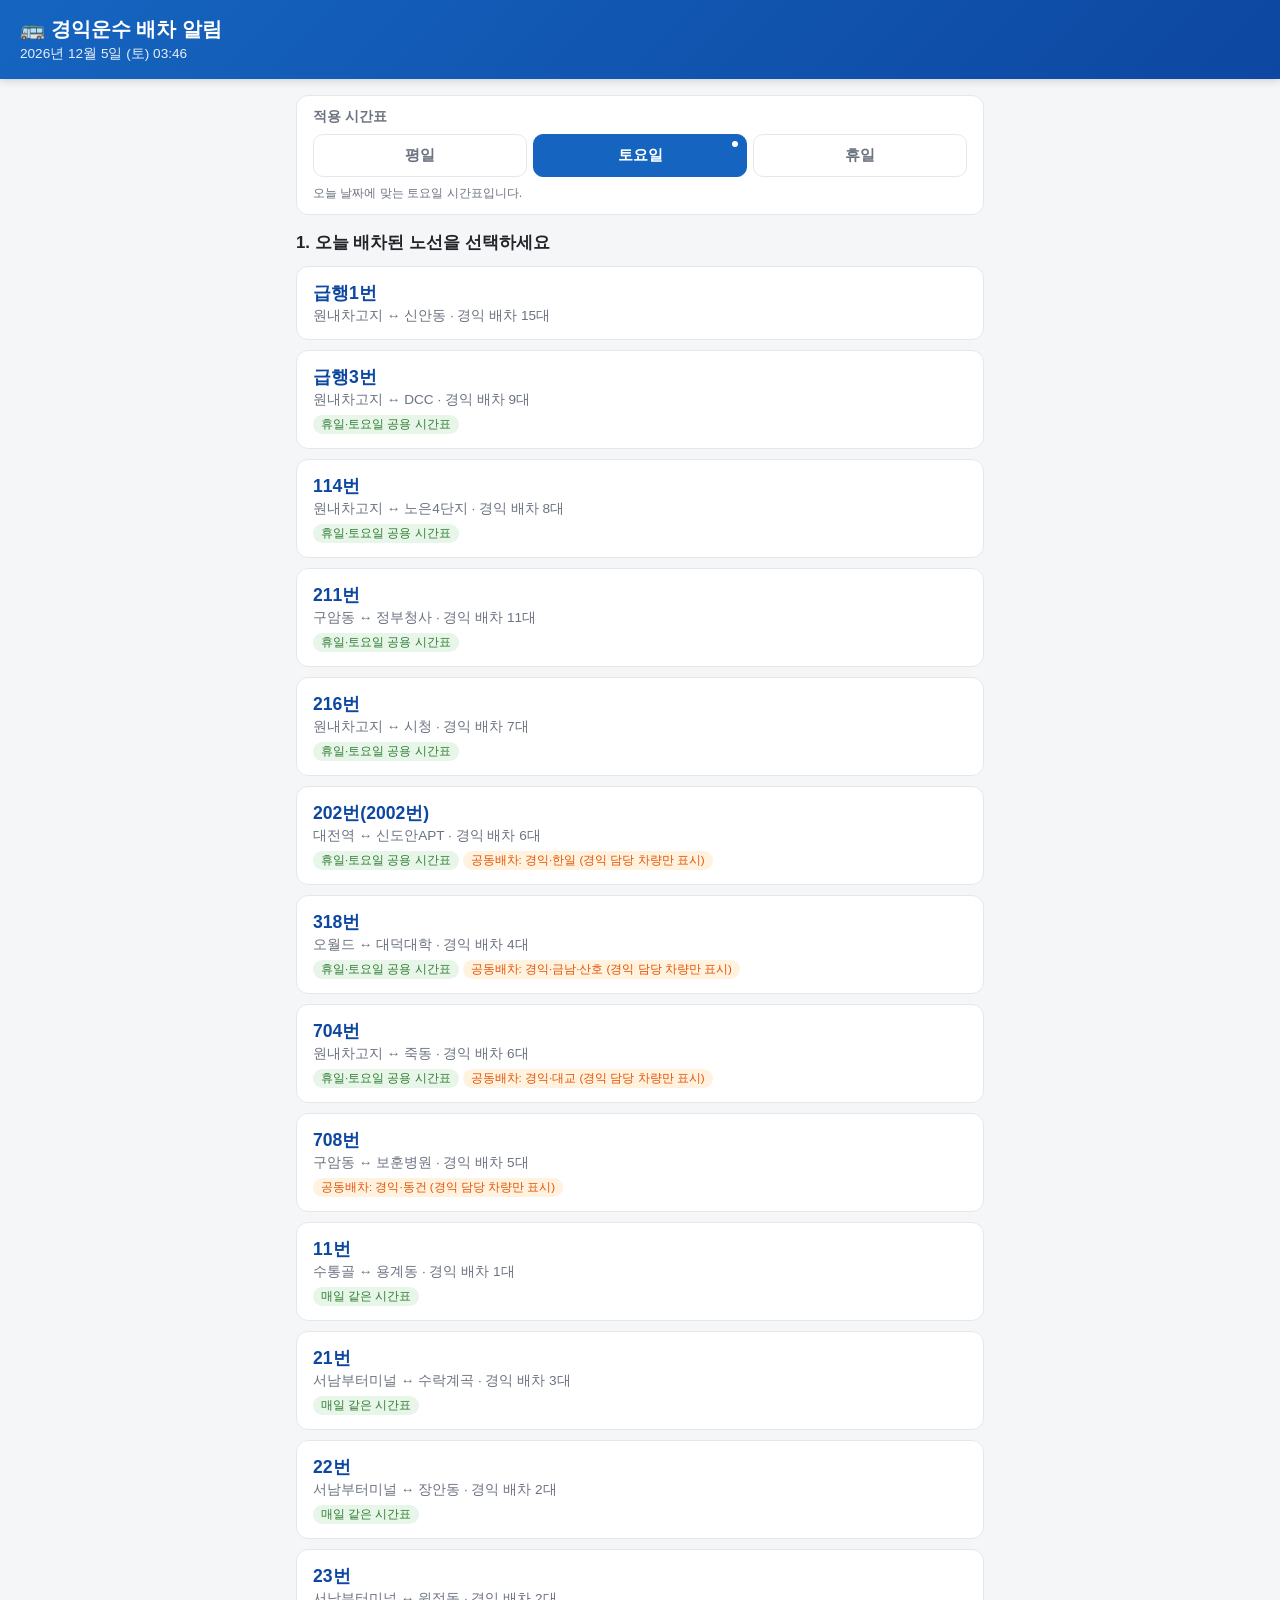
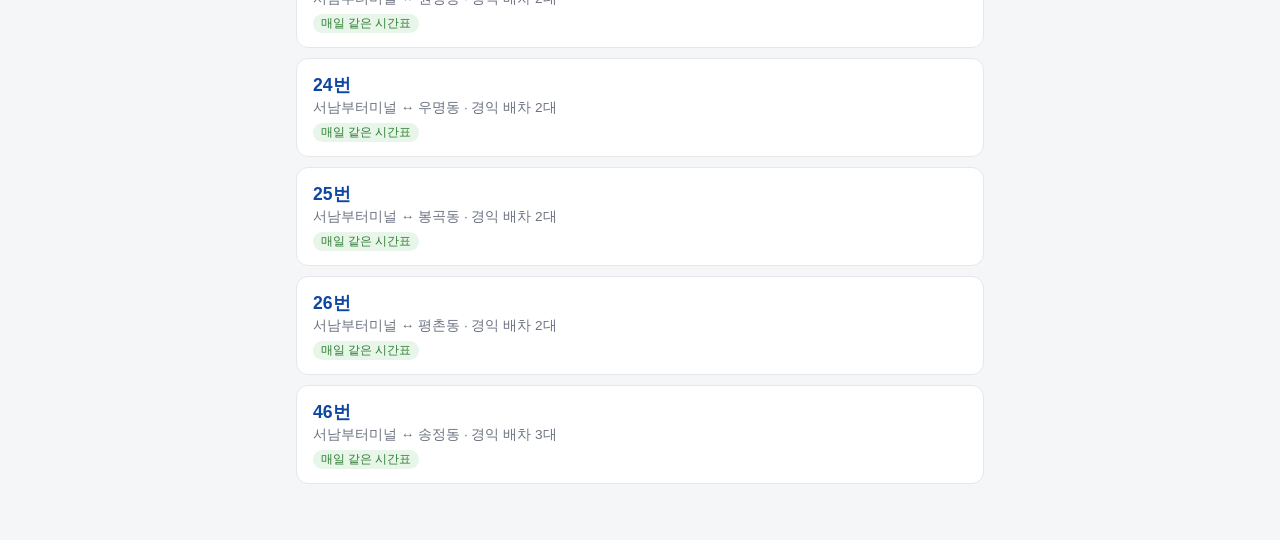
<file: index.html>
<!DOCTYPE html>
<html lang="ko">
<head>
<meta charset="UTF-8">
<meta name="viewport" content="width=device-width, initial-scale=1, maximum-scale=1, user-scalable=no, viewport-fit=cover">
<title>경익운수 배차 알림</title>
<meta name="theme-color" content="#1565C0">
<link rel="manifest" href="manifest.json">
<link rel="icon" href="icon-192.png">
<link rel="apple-touch-icon" href="icon-192.png">
<link rel="stylesheet" href="style.css">
</head>
<body>

<header class="topbar">
  <div class="topbar-title">🚌 경익운수 배차 알림</div>
  <div class="topbar-date" id="todayInfo">-</div>
  <button id="installBtn" class="install-btn hidden">📲 앱으로 설치</button>
</header>

<main id="app">

  <!-- 요일 구분 확인 바 -->
  <section class="daytype-bar" id="daytypeBar">
    <div class="daytype-current">적용 시간표</div>
    <div class="daytype-tabs" id="dayTabs">
      <button class="day-tab" data-day="weekday">평일</button>
      <button class="day-tab" data-day="saturday">토요일</button>
      <button class="day-tab" data-day="holiday">휴일</button>
    </div>
    <div class="special-tabs hidden" id="specialTabs"></div>
    <div class="daytype-note" id="dayNote"></div>
  </section>

  <!-- 1단계: 노선 선택 -->
  <section id="view-route" class="view">
    <h2>1. 오늘 배차된 노선을 선택하세요</h2>
    <div class="route-list" id="routeList"></div>
  </section>

  <!-- 2단계: 순번 선택 -->
  <section id="view-trip" class="view hidden">
    <button class="back-btn" id="backToRoute">← 노선 다시 선택</button>
    <h2 id="tripRouteTitle">2. 배차 순번(차번호)을 선택하세요</h2>
    <div class="trip-list" id="tripList"></div>
  </section>

  <!-- 3단계: 알림 대시보드 -->
  <section id="view-dashboard" class="view hidden">
    <button class="back-btn" id="backToRouteFromDash">← 순번 다시 선택</button>

    <div class="dash-header" id="dashHeader"></div>

    <div class="next-departure" id="nextDeparture">
      <div class="nd-label">다음 출발</div>
      <div class="nd-stop" id="ndStop">-</div>
      <div class="nd-time" id="ndTime">--:--</div>
      <div class="nd-countdown" id="ndCountdown">-</div>
    </div>

    <div class="alarm-controls">
      <label for="untilStop">어디까지 운행하시나요? (근무 종료 시점)</label>
      <select id="untilStop"></select>
      <div class="until-hint" id="untilHint"></div>

      <div id="globalLeadBox" class="lead-block">
        <label>몇 분 전에 알려드릴까요? <span class="label-sub">(여러 개 고를 수 있어요)</span></label>
        <div class="lead-options" id="leadOptions">
          <label class="lead-chip"><input type="checkbox" value="30"><span>30분 전</span></label>
          <label class="lead-chip"><input type="checkbox" value="20"><span>20분 전</span></label>
          <label class="lead-chip"><input type="checkbox" value="15"><span>15분 전</span></label>
          <label class="lead-chip"><input type="checkbox" value="10" checked><span>10분 전</span></label>
          <label class="lead-chip"><input type="checkbox" value="5"><span>5분 전</span></label>
        </div>
        <div class="lead-hint" id="leadHint"></div>
      </div>

      <label class="perstop-toggle">
        <input type="checkbox" id="perStopChk">
        <span>출발지마다 다르게 설정하기</span>
      </label>
      <div id="perStopArea" class="hidden"></div>
      <label for="soundProfile" class="sound-label">알림음 종류 (바꾸면 바로 들려드려요)</label>
      <select id="soundProfile"></select>
      <div class="alarm-toggle">
        <button id="alarmOnBtn" class="alarm-btn on-btn">🔔 알림 켜기</button>
        <button id="alarmOffBtn" class="alarm-btn off-btn">🔕 알림 끄기</button>
      </div>
      <button id="testSoundBtn" class="secondary-btn">🔊 소리 테스트</button>
      <div class="alarm-status" id="alarmStatus">알림이 꺼져 있습니다</div>
      <div class="volume-hint">
        소리가 작으면 휴대폰 <strong>미디어 볼륨</strong>을 올려주세요.
        (아이폰은 측면 <strong>무음 스위치</strong>가 켜져 있으면 소리가 안 납니다)
      </div>
    </div>

    <div class="alarm-controls calendar-box">
      <div class="cal-title">📅 폰 캘린더에 등록 (화면 꺼져도 알림)</div>
      <p class="cal-desc">
        위 알림은 이 화면이 켜져 있어야 울립니다.
        <strong>화면을 꺼두거나 앱을 닫아도 확실히 받으시려면</strong> 아래 버튼으로
        오늘 출발 시간을 휴대폰 캘린더에 등록하세요. 폰이 알아서 알려줍니다.
      </p>
      <button id="exportIcsBtn" class="primary-btn">📅 오늘 출발시간 캘린더에 등록</button>
      <div class="alarm-status" id="icsStatus"></div>
    </div>

    <h3>오늘의 전체 출발 시간표</h3>
    <ol class="schedule-list" id="scheduleList"></ol>

    <p class="disclaimer">
      ※ 이 알림은 이 화면(브라우저 탭)이 켜져 있는 동안 동작합니다. 화면이 꺼지거나 앱이 완전히 종료되면
      알림이 울리지 않을 수 있으니, 화면을 켜둔 채로 두거나 휴대폰 자체 알람을 보조 수단으로 함께 사용하세요.
    </p>
  </section>

</main>

<!-- 알람 발생 오버레이 -->
<div id="alarmOverlay" class="alarm-overlay hidden">
  <div class="alarm-box">
    <div class="alarm-icon">⏰</div>
    <div class="alarm-title" id="alarmTitle">출발 준비 시간입니다!</div>
    <div class="alarm-detail" id="alarmDetail"></div>
    <button id="dismissAlarmBtn" class="primary-btn">확인</button>
  </div>
</div>

<script src="holidays.js"></script>
<script src="schedule-data.js"></script>
<script src="special-data.js"></script>
<script src="app.js"></script>
</body>
</html>
</file>
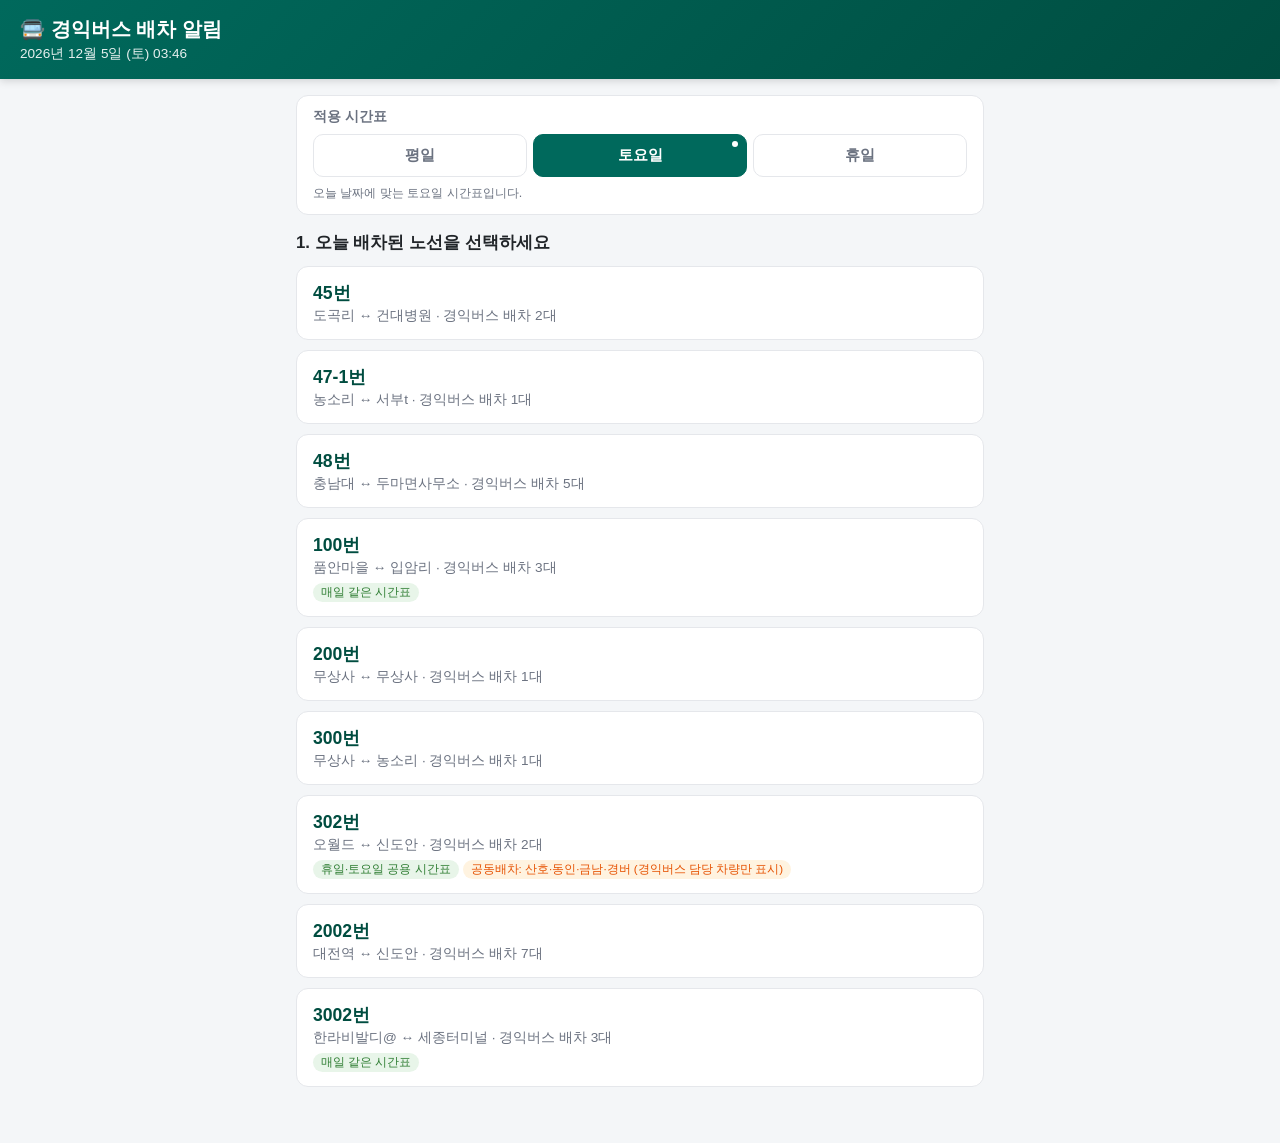
<file: bus/index.html>
<!DOCTYPE html>
<html lang="ko">
<head>
<meta charset="UTF-8">
<meta name="viewport" content="width=device-width, initial-scale=1, maximum-scale=1, user-scalable=no, viewport-fit=cover">
<title>경익버스 배차 알림</title>
<meta name="theme-color" content="#00695C">
<link rel="manifest" href="manifest.json">
<link rel="icon" href="icon-192.png">
<link rel="apple-touch-icon" href="icon-192.png">
<link rel="stylesheet" href="style.css">
</head>
<body>

<header class="topbar">
  <div class="topbar-title">🚍 경익버스 배차 알림</div>
  <div class="topbar-date" id="todayInfo">-</div>
  <button id="installBtn" class="install-btn hidden">📲 앱으로 설치</button>
</header>

<main id="app">

  <!-- 요일 구분 확인 바 -->
  <section class="daytype-bar" id="daytypeBar">
    <div class="daytype-current">적용 시간표</div>
    <div class="daytype-tabs" id="dayTabs">
      <button class="day-tab" data-day="weekday">평일</button>
      <button class="day-tab" data-day="saturday">토요일</button>
      <button class="day-tab" data-day="holiday">휴일</button>
    </div>
    <div class="daytype-note" id="dayNote"></div>
  </section>

  <!-- 1단계: 노선 선택 -->
  <section id="view-route" class="view">
    <h2>1. 오늘 배차된 노선을 선택하세요</h2>
    <div class="route-list" id="routeList"></div>
  </section>

  <!-- 2단계: 순번 선택 -->
  <section id="view-trip" class="view hidden">
    <button class="back-btn" id="backToRoute">← 노선 다시 선택</button>
    <h2 id="tripRouteTitle">2. 배차 순번(차번호)을 선택하세요</h2>
    <div class="trip-list" id="tripList"></div>
  </section>

  <!-- 3단계: 알림 대시보드 -->
  <section id="view-dashboard" class="view hidden">
    <button class="back-btn" id="backToRouteFromDash">← 순번 다시 선택</button>

    <div class="dash-header" id="dashHeader"></div>

    <div class="next-departure" id="nextDeparture">
      <div class="nd-label">다음 출발</div>
      <div class="nd-stop" id="ndStop">-</div>
      <div class="nd-time" id="ndTime">--:--</div>
      <div class="nd-countdown" id="ndCountdown">-</div>
    </div>

    <div class="alarm-controls">
      <label for="untilStop">어디까지 운행하시나요? (근무 종료 시점)</label>
      <select id="untilStop"></select>
      <div class="until-hint" id="untilHint"></div>

      <div id="globalLeadBox" class="lead-block">
        <label>몇 분 전에 알려드릴까요? <span class="label-sub">(여러 개 고를 수 있어요)</span></label>
        <div class="lead-options" id="leadOptions">
          <label class="lead-chip"><input type="checkbox" value="30"><span>30분 전</span></label>
          <label class="lead-chip"><input type="checkbox" value="20"><span>20분 전</span></label>
          <label class="lead-chip"><input type="checkbox" value="15"><span>15분 전</span></label>
          <label class="lead-chip"><input type="checkbox" value="10" checked><span>10분 전</span></label>
          <label class="lead-chip"><input type="checkbox" value="5"><span>5분 전</span></label>
        </div>
        <div class="lead-hint" id="leadHint"></div>
      </div>

      <label class="perstop-toggle">
        <input type="checkbox" id="perStopChk">
        <span>출발지마다 다르게 설정하기</span>
      </label>
      <div id="perStopArea" class="hidden"></div>
      <label for="soundProfile" class="sound-label">알림음 종류 (바꾸면 바로 들려드려요)</label>
      <select id="soundProfile"></select>
      <div class="alarm-toggle">
        <button id="alarmOnBtn" class="alarm-btn on-btn">🔔 알림 켜기</button>
        <button id="alarmOffBtn" class="alarm-btn off-btn">🔕 알림 끄기</button>
      </div>
      <button id="testSoundBtn" class="secondary-btn">🔊 소리 테스트</button>
      <div class="alarm-status" id="alarmStatus">알림이 꺼져 있습니다</div>
      <div class="volume-hint">
        소리가 작으면 휴대폰 <strong>미디어 볼륨</strong>을 올려주세요.
        (아이폰은 측면 <strong>무음 스위치</strong>가 켜져 있으면 소리가 안 납니다)
      </div>
    </div>

    <div class="alarm-controls calendar-box">
      <div class="cal-title">📅 폰 캘린더에 등록 (화면 꺼져도 알림)</div>
      <p class="cal-desc">
        위 알림은 이 화면이 켜져 있어야 울립니다.
        <strong>화면을 꺼두거나 앱을 닫아도 확실히 받으시려면</strong> 아래 버튼으로
        오늘 출발 시간을 휴대폰 캘린더에 등록하세요. 폰이 알아서 알려줍니다.
      </p>
      <button id="exportIcsBtn" class="primary-btn">📅 오늘 출발시간 캘린더에 등록</button>
      <div class="alarm-status" id="icsStatus"></div>
    </div>

    <h3>오늘의 전체 출발 시간표</h3>
    <ol class="schedule-list" id="scheduleList"></ol>

    <p class="disclaimer">
      ※ 이 알림은 이 화면(브라우저 탭)이 켜져 있는 동안 동작합니다. 화면이 꺼지거나 앱이 완전히 종료되면
      알림이 울리지 않을 수 있으니, 화면을 켜둔 채로 두거나 휴대폰 자체 알람을 보조 수단으로 함께 사용하세요.
    </p>
  </section>

</main>

<!-- 알람 발생 오버레이 -->
<div id="alarmOverlay" class="alarm-overlay hidden">
  <div class="alarm-box">
    <div class="alarm-icon">⏰</div>
    <div class="alarm-title" id="alarmTitle">출발 준비 시간입니다!</div>
    <div class="alarm-detail" id="alarmDetail"></div>
    <button id="dismissAlarmBtn" class="primary-btn">확인</button>
  </div>
</div>

<script src="holidays.js"></script>
<script src="schedule-data.js"></script>
<script src="app.js"></script>
</body>
</html>
</file>
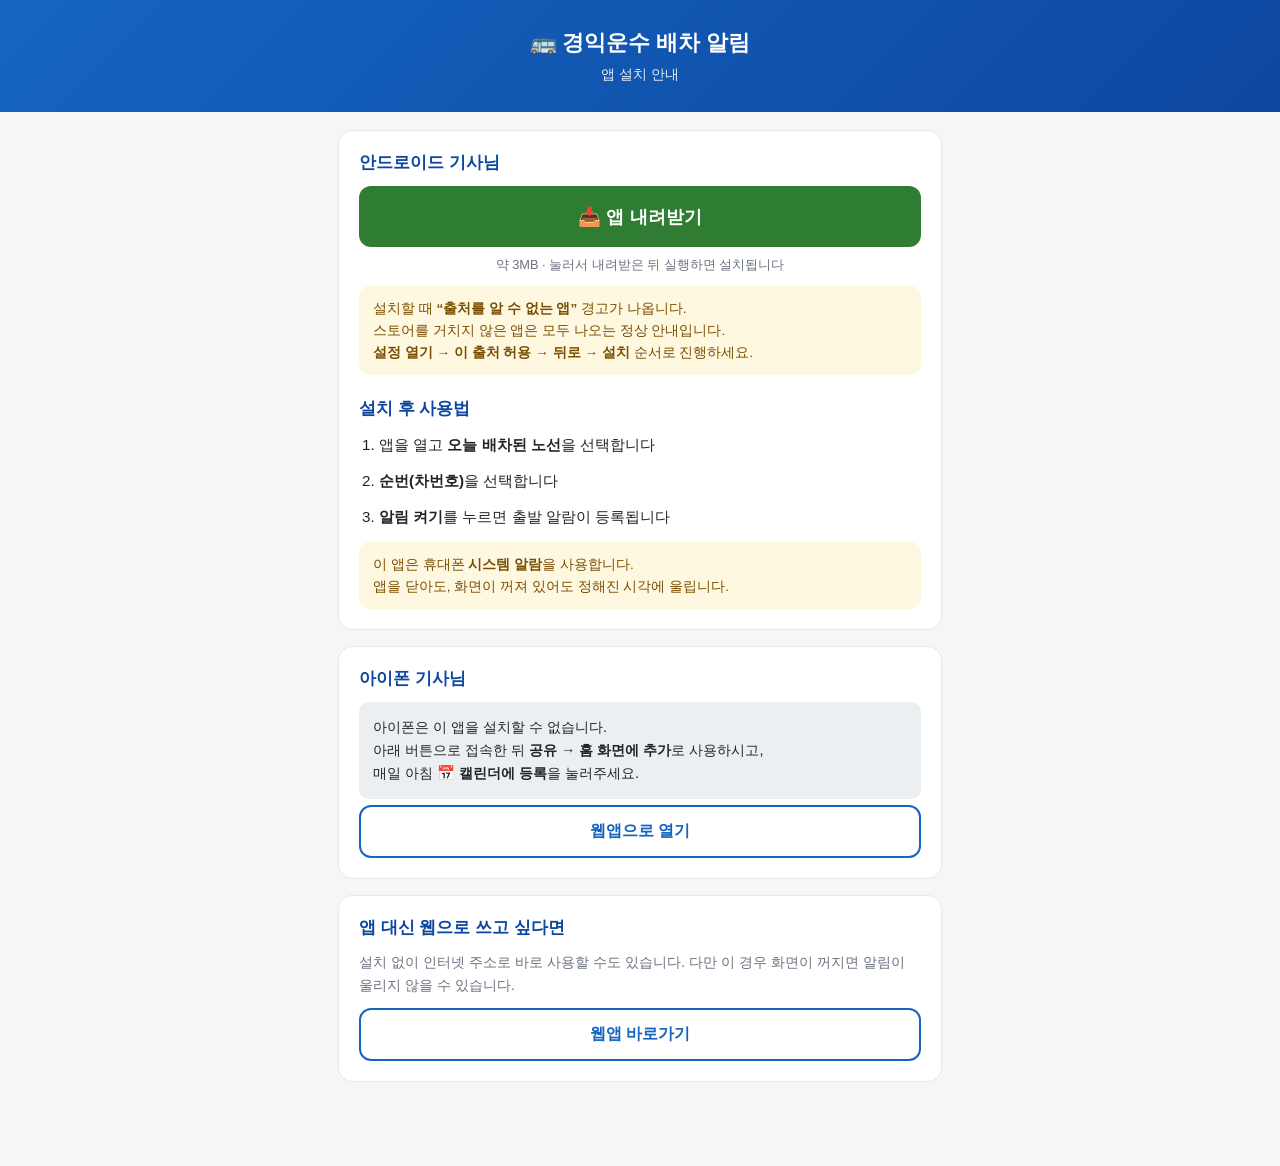
<file: app.html>
<!DOCTYPE html>
<html lang="ko">
<head>
<meta charset="UTF-8">
<meta name="viewport" content="width=device-width, initial-scale=1, viewport-fit=cover">
<title>경익운수 배차 알림 - 앱 설치</title>
<meta name="theme-color" content="#1565C0">
<link rel="icon" href="icon-192.png">
<link rel="apple-touch-icon" href="icon-192.png">
<style>
  :root {
    --primary: #1565C0;
    --primary-dark: #0D47A1;
    --accent: #FF6F00;
    --bg: #F4F6F8;
    --card: #FFFFFF;
    --text: #212529;
    --muted: #6B7280;
    --border: #E5E7EB;
    --success: #2E7D32;
  }
  * { box-sizing: border-box; }
  body {
    margin: 0;
    font-family: "Malgun Gothic", "Apple SD Gothic Neo", Roboto, sans-serif;
    background: var(--bg);
    color: var(--text);
    padding-bottom: 50px;
  }
  header {
    background: linear-gradient(135deg, var(--primary), var(--primary-dark));
    color: #fff;
    padding: 28px 20px;
    text-align: center;
  }
  header h1 { margin: 0; font-size: 1.35rem; }
  header p { margin: 8px 0 0; font-size: 0.9rem; opacity: .9; }
  main { max-width: 640px; margin: 0 auto; padding: 18px; }
  .card {
    background: var(--card);
    border: 1px solid var(--border);
    border-radius: 14px;
    padding: 20px;
    margin-bottom: 16px;
  }
  .dl-btn {
    display: block;
    background: var(--success);
    color: #fff;
    text-decoration: none;
    text-align: center;
    font-size: 1.15rem;
    font-weight: 800;
    padding: 18px;
    border-radius: 12px;
    margin-bottom: 10px;
  }
  .dl-btn:active { background: #1B5E20; }
  .dl-note { font-size: .8rem; color: var(--muted); text-align: center; }
  h2 { font-size: 1.05rem; margin: 0 0 12px; color: var(--primary-dark); }
  ol { margin: 0; padding-left: 20px; line-height: 1.7; font-size: .95rem; }
  ol li { margin-bottom: 10px; }
  .warn {
    background: #FFF8E1;
    border-radius: 10px;
    padding: 12px 14px;
    font-size: .85rem;
    line-height: 1.6;
    color: #7A4E00;
    margin-top: 12px;
  }
  .ios {
    background: #ECEFF1;
    border-radius: 10px;
    padding: 14px;
    font-size: .9rem;
    line-height: 1.6;
  }
  .ios a { color: var(--primary-dark); font-weight: 700; }
  .web-link {
    display: block;
    text-align: center;
    margin-top: 6px;
    padding: 14px;
    border: 2px solid var(--primary);
    border-radius: 12px;
    color: var(--primary);
    text-decoration: none;
    font-weight: 700;
  }
  @media (prefers-color-scheme: dark) {
    :root { --bg:#121417; --card:#1E2126; --text:#F1F3F5; --muted:#9AA3AD; --border:#2D3238; }
    .warn { background:#3A2A12; color:#FFB74D; }
    .ios { background:#22272B; }
  }
</style>
</head>
<body>

<header>
  <h1>🚌 경익운수 배차 알림</h1>
  <p>앱 설치 안내</p>
</header>

<main>

  <div class="card" id="androidBox">
    <h2>안드로이드 기사님</h2>
    <a class="dl-btn" id="dlBtn"
       href="https://github.com/jooho1679-lgtm/jooho1679-lgtm.github.io/releases/latest/download/geongik-alarm.apk">
      📥 앱 내려받기
    </a>
    <div class="dl-note">약 3MB · 눌러서 내려받은 뒤 실행하면 설치됩니다</div>

    <div class="warn">
      설치할 때 <b>“출처를 알 수 없는 앱”</b> 경고가 나옵니다.<br>
      스토어를 거치지 않은 앱은 모두 나오는 정상 안내입니다.<br>
      <b>설정 열기 → 이 출처 허용 → 뒤로 → 설치</b> 순서로 진행하세요.
    </div>

    <h2 style="margin-top:22px;">설치 후 사용법</h2>
    <ol>
      <li>앱을 열고 <b>오늘 배차된 노선</b>을 선택합니다</li>
      <li><b>순번(차번호)</b>을 선택합니다</li>
      <li><b>알림 켜기</b>를 누르면 출발 알람이 등록됩니다</li>
    </ol>
    <div class="warn">
      이 앱은 휴대폰 <b>시스템 알람</b>을 사용합니다.<br>
      앱을 닫아도, 화면이 꺼져 있어도 정해진 시각에 울립니다.
    </div>
  </div>

  <div class="card">
    <h2>아이폰 기사님</h2>
    <div class="ios">
      아이폰은 이 앱을 설치할 수 없습니다.<br>
      아래 버튼으로 접속한 뒤 <b>공유 → 홈 화면에 추가</b>로 사용하시고,<br>
      매일 아침 <b>📅 캘린더에 등록</b>을 눌러주세요.
    </div>
    <a class="web-link" href="./index.html">웹앱으로 열기</a>
  </div>

  <div class="card">
    <h2>앱 대신 웹으로 쓰고 싶다면</h2>
    <p style="margin:0 0 10px; font-size:.9rem; color:var(--muted); line-height:1.6;">
      설치 없이 인터넷 주소로 바로 사용할 수도 있습니다.
      다만 이 경우 화면이 꺼지면 알림이 울리지 않을 수 있습니다.
    </p>
    <a class="web-link" href="./index.html">웹앱 바로가기</a>
  </div>

</main>

<script>
  // 아이폰에서는 안드로이드 전용 다운로드 버튼을 숨겨 혼동을 줄인다
  var isIOS = /iPad|iPhone|iPod/.test(navigator.userAgent) ||
    (navigator.platform === "MacIntel" && navigator.maxTouchPoints > 1);
  if (isIOS) {
    var box = document.getElementById("androidBox");
    if (box) box.style.display = "none";
  }
</script>

</body>
</html>
</file>
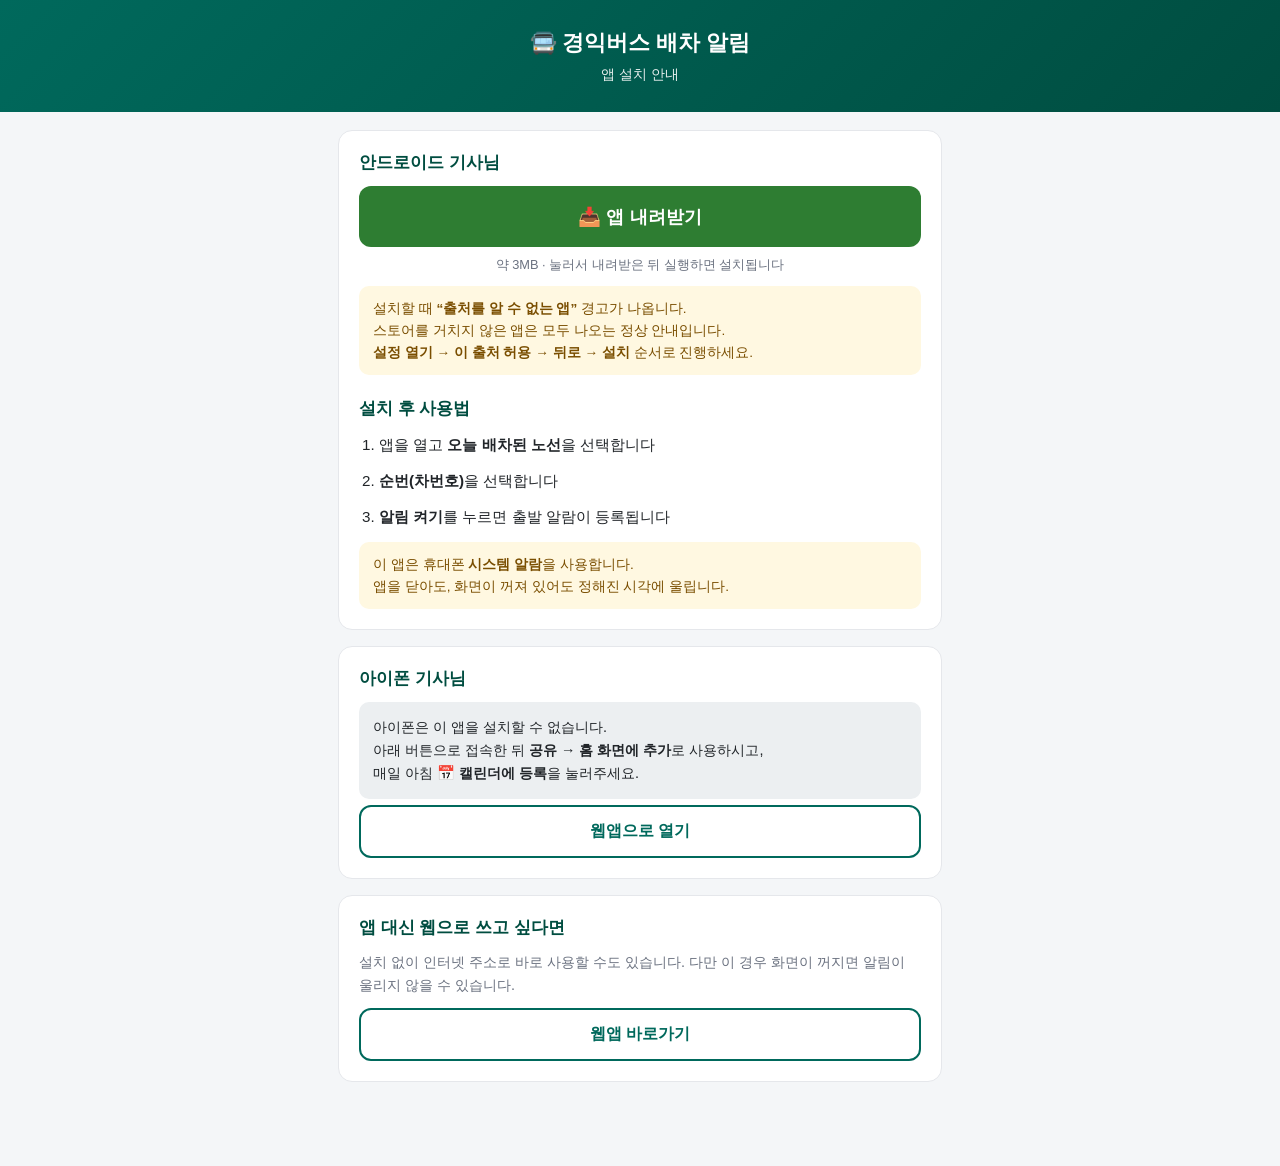
<file: bus/app.html>
<!DOCTYPE html>
<html lang="ko">
<head>
<meta charset="UTF-8">
<meta name="viewport" content="width=device-width, initial-scale=1, viewport-fit=cover">
<title>경익버스 배차 알림 - 앱 설치</title>
<meta name="theme-color" content="#00695C">
<link rel="icon" href="icon-192.png">
<link rel="apple-touch-icon" href="icon-192.png">
<style>
  :root {
    --primary: #00695C;
    --primary-dark: #004D40;
    --accent: #FF6F00;
    --bg: #F4F6F8;
    --card: #FFFFFF;
    --text: #212529;
    --muted: #6B7280;
    --border: #E5E7EB;
    --success: #2E7D32;
  }
  * { box-sizing: border-box; }
  body {
    margin: 0;
    font-family: "Malgun Gothic", "Apple SD Gothic Neo", Roboto, sans-serif;
    background: var(--bg);
    color: var(--text);
    padding-bottom: 50px;
  }
  header {
    background: linear-gradient(135deg, var(--primary), var(--primary-dark));
    color: #fff;
    padding: 28px 20px;
    text-align: center;
  }
  header h1 { margin: 0; font-size: 1.35rem; }
  header p { margin: 8px 0 0; font-size: 0.9rem; opacity: .9; }
  main { max-width: 640px; margin: 0 auto; padding: 18px; }
  .card {
    background: var(--card);
    border: 1px solid var(--border);
    border-radius: 14px;
    padding: 20px;
    margin-bottom: 16px;
  }
  .dl-btn {
    display: block;
    background: var(--success);
    color: #fff;
    text-decoration: none;
    text-align: center;
    font-size: 1.15rem;
    font-weight: 800;
    padding: 18px;
    border-radius: 12px;
    margin-bottom: 10px;
  }
  .dl-btn:active { background: #1B5E20; }
  .dl-note { font-size: .8rem; color: var(--muted); text-align: center; }
  h2 { font-size: 1.05rem; margin: 0 0 12px; color: var(--primary-dark); }
  ol { margin: 0; padding-left: 20px; line-height: 1.7; font-size: .95rem; }
  ol li { margin-bottom: 10px; }
  .warn {
    background: #FFF8E1;
    border-radius: 10px;
    padding: 12px 14px;
    font-size: .85rem;
    line-height: 1.6;
    color: #7A4E00;
    margin-top: 12px;
  }
  .ios {
    background: #ECEFF1;
    border-radius: 10px;
    padding: 14px;
    font-size: .9rem;
    line-height: 1.6;
  }
  .ios a { color: var(--primary-dark); font-weight: 700; }
  .web-link {
    display: block;
    text-align: center;
    margin-top: 6px;
    padding: 14px;
    border: 2px solid var(--primary);
    border-radius: 12px;
    color: var(--primary);
    text-decoration: none;
    font-weight: 700;
  }
  @media (prefers-color-scheme: dark) {
    :root { --bg:#121417; --card:#1E2126; --text:#F1F3F5; --muted:#9AA3AD; --border:#2D3238; }
    .warn { background:#3A2A12; color:#FFB74D; }
    .ios { background:#22272B; }
  }
</style>
</head>
<body>

<header>
  <h1>🚍 경익버스 배차 알림</h1>
  <p>앱 설치 안내</p>
</header>

<main>

  <div class="card" id="androidBox">
    <h2>안드로이드 기사님</h2>
    <a class="dl-btn" id="dlBtn"
       href="https://github.com/jooho1679-lgtm/jooho1679-lgtm.github.io/releases/download/bus-app/geongik-bus-alarm.apk">
      📥 앱 내려받기
    </a>
    <div class="dl-note">약 3MB · 눌러서 내려받은 뒤 실행하면 설치됩니다</div>

    <div class="warn">
      설치할 때 <b>“출처를 알 수 없는 앱”</b> 경고가 나옵니다.<br>
      스토어를 거치지 않은 앱은 모두 나오는 정상 안내입니다.<br>
      <b>설정 열기 → 이 출처 허용 → 뒤로 → 설치</b> 순서로 진행하세요.
    </div>

    <h2 style="margin-top:22px;">설치 후 사용법</h2>
    <ol>
      <li>앱을 열고 <b>오늘 배차된 노선</b>을 선택합니다</li>
      <li><b>순번(차번호)</b>을 선택합니다</li>
      <li><b>알림 켜기</b>를 누르면 출발 알람이 등록됩니다</li>
    </ol>
    <div class="warn">
      이 앱은 휴대폰 <b>시스템 알람</b>을 사용합니다.<br>
      앱을 닫아도, 화면이 꺼져 있어도 정해진 시각에 울립니다.
    </div>
  </div>

  <div class="card">
    <h2>아이폰 기사님</h2>
    <div class="ios">
      아이폰은 이 앱을 설치할 수 없습니다.<br>
      아래 버튼으로 접속한 뒤 <b>공유 → 홈 화면에 추가</b>로 사용하시고,<br>
      매일 아침 <b>📅 캘린더에 등록</b>을 눌러주세요.
    </div>
    <a class="web-link" href="./index.html">웹앱으로 열기</a>
  </div>

  <div class="card">
    <h2>앱 대신 웹으로 쓰고 싶다면</h2>
    <p style="margin:0 0 10px; font-size:.9rem; color:var(--muted); line-height:1.6;">
      설치 없이 인터넷 주소로 바로 사용할 수도 있습니다.
      다만 이 경우 화면이 꺼지면 알림이 울리지 않을 수 있습니다.
    </p>
    <a class="web-link" href="./index.html">웹앱 바로가기</a>
  </div>

</main>

<script>
  // 아이폰에서는 안드로이드 전용 다운로드 버튼을 숨겨 혼동을 줄인다
  var isIOS = /iPad|iPhone|iPod/.test(navigator.userAgent) ||
    (navigator.platform === "MacIntel" && navigator.maxTouchPoints > 1);
  if (isIOS) {
    var box = document.getElementById("androidBox");
    if (box) box.style.display = "none";
  }
</script>

</body>
</html>
</file>
<file: style.css>
:root {
  --primary: #1565C0;
  --primary-dark: #0D47A1;
  --accent: #FF6F00;
  --bg: #F4F6F8;
  --card-bg: #FFFFFF;
  --text: #212529;
  --muted: #6B7280;
  --border: #E5E7EB;
  --danger: #D32F2F;
  --success: #2E7D32;
}

* { box-sizing: border-box; }

body {
  margin: 0;
  font-family: "Malgun Gothic", "Apple SD Gothic Neo", Roboto, sans-serif;
  background: var(--bg);
  color: var(--text);
  padding-bottom: 40px;
}

.topbar {
  background: linear-gradient(135deg, var(--primary), var(--primary-dark));
  color: white;
  padding: 16px 20px calc(16px + env(safe-area-inset-top, 0px));
  padding-top: max(16px, env(safe-area-inset-top));
  position: sticky;
  top: 0;
  z-index: 10;
  box-shadow: 0 2px 8px rgba(0,0,0,0.15);
}

.topbar-title {
  font-size: 1.25rem;
  font-weight: 700;
}

.topbar-date {
  font-size: 0.85rem;
  opacity: 0.9;
  margin-top: 2px;
}

.install-btn {
  margin-top: 10px;
  background: white;
  color: var(--primary-dark);
  border: none;
  border-radius: 10px;
  padding: 8px 14px;
  font-size: 0.85rem;
  font-weight: 700;
  cursor: pointer;
}

.install-btn:active { background: #E3F2FD; }

main {
  max-width: 720px;
  margin: 0 auto;
  padding: 16px;
}

.daytype-bar {
  background: var(--card-bg);
  border: 1px solid var(--border);
  border-radius: 12px;
  padding: 12px 16px;
  margin-bottom: 16px;
  display: flex;
  flex-wrap: wrap;
  align-items: center;
  gap: 8px;
}

.daytype-current {
  width: 100%;
  font-size: 0.85rem;
  color: var(--muted);
  font-weight: 700;
}

.daytype-tabs {
  display: flex;
  gap: 6px;
  width: 100%;
}

.day-tab {
  flex: 1;
  padding: 10px 6px;
  border: 1.5px solid var(--border);
  background: var(--card-bg);
  color: var(--muted);
  border-radius: 10px;
  font-size: 0.95rem;
  font-weight: 700;
  cursor: pointer;
  position: relative;
}

.day-tab.active {
  background: var(--primary);
  border-color: var(--primary);
  color: #fff;
}

/* 오늘 날짜에 해당하는 요일에 점 표시 */
.day-tab.is-today::after {
  content: "";
  position: absolute;
  top: 6px;
  right: 8px;
  width: 6px;
  height: 6px;
  border-radius: 50%;
  background: var(--accent);
}

.day-tab.is-today.active::after { background: #fff; }

.daytype-note {
  width: 100%;
  font-size: 0.78rem;
  color: var(--muted);
  line-height: 1.4;
}

.daytype-note.warn {
  color: #E65100;
  font-weight: 700;
}

h2 {
  font-size: 1.05rem;
  margin: 8px 0 12px;
}

h3 {
  font-size: 1rem;
  margin: 24px 0 10px;
  color: var(--primary-dark);
}

.hidden { display: none !important; }

.back-btn {
  background: none;
  border: none;
  color: var(--primary);
  font-size: 0.9rem;
  padding: 6px 0;
  margin-bottom: 8px;
  cursor: pointer;
}

.route-list {
  display: flex;
  flex-direction: column;
  gap: 10px;
}

.route-card {
  background: var(--card-bg);
  border: 1px solid var(--border);
  border-radius: 12px;
  padding: 14px 16px;
  text-align: left;
  cursor: pointer;
  transition: transform 0.1s, box-shadow 0.1s;
}

.route-card:active {
  transform: scale(0.98);
}

.route-card .rc-name {
  font-size: 1.1rem;
  font-weight: 700;
  color: var(--primary-dark);
}

.route-card .rc-path {
  font-size: 0.85rem;
  color: var(--muted);
  margin-top: 2px;
}

.route-card .rc-daykind {
  display: inline-block;
  margin-top: 6px;
  margin-right: 4px;
  font-size: 0.72rem;
  background: #E8F5E9;
  color: #2E7D32;
  padding: 2px 8px;
  border-radius: 999px;
}

.dash-header .dh-kind {
  font-size: 0.78rem;
  opacity: 0.85;
}

.route-card .rc-joint {
  display: inline-block;
  margin-top: 6px;
  font-size: 0.72rem;
  background: #FFF3E0;
  color: #E65100;
  padding: 2px 8px;
  border-radius: 999px;
}

.trip-list {
  display: grid;
  grid-template-columns: repeat(auto-fill, minmax(140px, 1fr));
  gap: 10px;
}

.trip-card {
  background: var(--card-bg);
  border: 1px solid var(--border);
  border-radius: 12px;
  padding: 12px;
  text-align: center;
  cursor: pointer;
}

.trip-card:active { transform: scale(0.97); }

.trip-card.selected {
  border-color: var(--primary);
  border-width: 2px;
  background: #E3F2FD;
}

.trip-card.selected::before {
  content: "선택됨";
  display: block;
  font-size: 0.68rem;
  color: var(--primary);
  font-weight: 700;
  margin-bottom: 2px;
}

.trip-card .tc-num {
  font-size: 1.3rem;
  font-weight: 800;
  color: var(--primary);
}

.trip-card .tc-num::after {
  content: "번차";
  font-size: 0.7rem;
  font-weight: 400;
  color: var(--muted);
  margin-left: 3px;
}

.trip-card .tc-range {
  font-size: 0.78rem;
  color: var(--muted);
  margin-top: 4px;
}

.trip-card .tc-sub {
  display: inline-block;
  margin-top: 6px;
  font-size: 0.7rem;
  background: #E3F2FD;
  color: var(--primary-dark);
  padding: 2px 6px;
  border-radius: 6px;
}

.dash-header {
  background: linear-gradient(135deg, var(--primary), var(--primary-dark));
  color: white;
  border-radius: 14px;
  padding: 16px;
  margin-bottom: 16px;
}

.dash-header .dh-route {
  font-size: 1.2rem;
  font-weight: 800;
}

.dash-header .dh-sub {
  font-size: 0.85rem;
  opacity: 0.9;
  margin-top: 4px;
}

.next-departure {
  background: var(--card-bg);
  border: 2px solid var(--primary);
  border-radius: 14px;
  padding: 18px;
  text-align: center;
  margin-bottom: 16px;
}

.nd-label {
  font-size: 0.8rem;
  color: var(--muted);
}

.nd-stop {
  font-size: 1.1rem;
  font-weight: 700;
  margin-top: 4px;
}

.nd-time {
  font-size: 2.2rem;
  font-weight: 800;
  color: var(--primary-dark);
  margin-top: 2px;
}

.nd-countdown {
  font-size: 1rem;
  color: var(--accent);
  font-weight: 600;
  margin-top: 4px;
}

.alarm-controls {
  background: var(--card-bg);
  border: 1px solid var(--border);
  border-radius: 12px;
  padding: 14px 16px;
  display: flex;
  flex-wrap: wrap;
  align-items: center;
  gap: 10px;
  margin-bottom: 8px;
}

.alarm-controls label {
  font-size: 0.85rem;
  color: var(--muted);
  width: 100%;
}

.alarm-controls .sound-label { margin-top: 4px; }

.lead-options {
  display: flex;
  flex-wrap: wrap;
  gap: 8px;
  width: 100%;
}

.lead-chip {
  flex: 1 1 auto;
  min-width: 84px;
  width: auto !important;
  margin: 0;
  cursor: pointer;
}

.lead-chip input { display: none; }

.lead-chip span {
  display: block;
  text-align: center;
  padding: 10px 6px;
  border: 1.5px solid var(--border);
  border-radius: 10px;
  font-size: 0.9rem;
  font-weight: 700;
  color: var(--muted);
  background: var(--card-bg);
}

.lead-chip input:checked + span {
  background: var(--primary);
  border-color: var(--primary);
  color: #fff;
}

.label-sub {
  font-weight: 400;
  font-size: 0.78rem;
}

.lead-hint {
  width: 100%;
  font-size: 0.78rem;
  color: var(--muted);
  line-height: 1.5;
}

.lead-block { width: 100%; }

.perstop-toggle {
  display: flex !important;
  align-items: center;
  gap: 8px;
  width: 100%;
  font-size: 0.85rem;
  color: var(--text) !important;
  cursor: pointer;
  padding: 8px 0;
}

.perstop-toggle input { width: 18px; height: 18px; flex: none; }

#perStopArea { width: 100%; }

.stop-group {
  border: 1px solid var(--border);
  border-radius: 10px;
  padding: 12px;
  margin-bottom: 10px;
  background: var(--card-bg);
}

.stop-group .stop-name {
  font-size: 0.9rem;
  font-weight: 700;
  color: var(--primary-dark);
  margin-bottom: 8px;
}

.stop-group .stop-name .stop-count {
  font-weight: 400;
  font-size: 0.78rem;
  color: var(--muted);
  margin-left: 6px;
}

.lead-hint.warn { color: var(--danger); font-weight: 700; }

.until-hint {
  width: 100%;
  font-size: 0.78rem;
  color: var(--muted);
  line-height: 1.5;
}

#untilStop {
  width: 100%;
  padding: 10px;
  border-radius: 8px;
  border: 1px solid var(--border);
  font-size: 0.95rem;
  background: var(--card-bg);
  color: var(--text);
}

/* 근무 종료 이후 구간은 알림이 없다는 것을 눈으로 알 수 있게 */
.schedule-list li.after-shift {
  opacity: 0.45;
}

.schedule-list li.shift-end {
  border-bottom: 2px solid var(--accent);
}

/* 차고지가 아니라 중간에서 출발하는 편 — 잘못 찾아가지 않도록 눈에 띄게 */
.sl-mid {
  display: inline-block;
  font-size: 0.68rem;
  font-weight: 700;
  color: #fff;
  background: var(--accent);
  padding: 1px 7px;
  border-radius: 999px;
  margin-left: 6px;
}

.schedule-list li.mid-start .sl-stop { font-weight: 700; }

.sl-noalarm {
  font-size: 0.68rem;
  color: var(--muted);
  margin-left: 6px;
}

#soundProfile {
  width: 100%;
  padding: 10px;
  border-radius: 8px;
  border: 1px solid var(--border);
  font-size: 0.95rem;
  background: var(--card-bg);
  color: var(--text);
}

.alarm-controls select {
  padding: 8px 10px;
  border-radius: 8px;
  border: 1px solid var(--border);
  font-size: 0.95rem;
}

.primary-btn {
  background: var(--primary);
  color: white;
  border: none;
  border-radius: 10px;
  padding: 10px 18px;
  font-size: 0.95rem;
  font-weight: 700;
  cursor: pointer;
}

.primary-btn:active { background: var(--primary-dark); }

.secondary-btn {
  background: var(--card-bg);
  color: var(--primary);
  border: 1.5px solid var(--primary);
  border-radius: 10px;
  padding: 10px 16px;
  font-size: 0.95rem;
  font-weight: 700;
  cursor: pointer;
}

.secondary-btn:active { background: #E3F2FD; }

/* 알림이 켜졌는지 꺼졌는지 한눈에 보이도록 배경색까지 바꾼다 */
.alarm-status {
  width: 100%;
  font-size: 0.88rem;
  font-weight: 700;
  color: var(--muted);
  background: #ECEFF1;
  padding: 11px 13px;
  border-radius: 10px;
  line-height: 1.5;
}

.alarm-status.on {
  color: #1B5E20;
  background: #D9F0DB;
}

/* 켜기·끄기 버튼을 나란히 두고, 지금 상태인 쪽을 칠해서 보여준다 */
.alarm-toggle {
  display: flex;
  gap: 8px;
  width: 100%;
}

.alarm-btn {
  flex: 1;
  padding: 14px 8px;
  border: 2px solid var(--border);
  background: var(--card-bg);
  color: var(--muted);
  border-radius: 10px;
  font-size: 1rem;
  font-weight: 700;
  cursor: pointer;
}

/* 지금 켜져 있음 */
.alarm-btn.on-btn.active {
  background: var(--success);
  border-color: var(--success);
  color: #fff;
}

/* 지금 꺼져 있음 */
.alarm-btn.off-btn.active {
  background: #546E7A;
  border-color: #546E7A;
  color: #fff;
}

/* 선택되지 않은 쪽을 눌렀을 때 */
.alarm-btn:not(.active):active {
  background: #ECEFF1;
}

.volume-hint {
  width: 100%;
  font-size: 0.78rem;
  color: var(--muted);
  line-height: 1.5;
  background: #FFF8E1;
  border-radius: 8px;
  padding: 8px 10px;
}

.volume-hint strong { color: var(--accent); }

.calendar-box {
  border-color: var(--success);
  margin-top: 10px;
}

.calendar-box .cal-title {
  width: 100%;
  font-weight: 700;
  color: var(--success);
  font-size: 0.95rem;
}

.calendar-box .cal-desc {
  width: 100%;
  margin: 0;
  font-size: 0.8rem;
  color: var(--muted);
  line-height: 1.5;
}

.calendar-box .primary-btn {
  background: var(--success);
  width: 100%;
}

.calendar-box .primary-btn:active { background: #1B5E20; }

.schedule-list {
  list-style: none;
  padding: 0;
  margin: 0;
  background: var(--card-bg);
  border: 1px solid var(--border);
  border-radius: 12px;
  overflow: hidden;
}

.schedule-list li {
  display: flex;
  align-items: center;
  justify-content: space-between;
  padding: 12px 16px;
  border-bottom: 1px solid var(--border);
  font-size: 0.95rem;
}

.schedule-list li:last-child { border-bottom: none; }

.schedule-list li.past {
  opacity: 0.4;
  text-decoration: line-through;
}

.schedule-list li.next {
  background: #E3F2FD;
  font-weight: 700;
}

.sl-stop {
  color: var(--text);
}

.sl-note {
  font-size: 0.72rem;
  color: var(--muted);
  margin-left: 6px;
}

.sl-time {
  font-weight: 700;
  color: var(--primary-dark);
}

.disclaimer {
  font-size: 0.75rem;
  color: var(--muted);
  margin-top: 18px;
  line-height: 1.5;
}

.alarm-overlay {
  position: fixed;
  inset: 0;
  background: rgba(211, 47, 47, 0.96);
  z-index: 100;
  display: flex;
  align-items: center;
  justify-content: center;
  animation: flash 1s infinite;
}

@keyframes flash {
  0%, 100% { background: rgba(211, 47, 47, 0.96); }
  50% { background: rgba(255, 111, 0, 0.96); }
}

.alarm-box {
  background: white;
  border-radius: 20px;
  padding: 32px 24px;
  text-align: center;
  max-width: 90%;
  width: 360px;
}

.alarm-icon { font-size: 3.5rem; }

.alarm-title {
  font-size: 1.3rem;
  font-weight: 800;
  color: var(--danger);
  margin: 10px 0;
}

.alarm-detail {
  font-size: 1.1rem;
  margin-bottom: 20px;
}

@media (prefers-color-scheme: dark) {
  :root {
    --bg: #121417;
    --card-bg: #1E2126;
    --text: #F1F3F5;
    --muted: #9AA3AD;
    --border: #2D3238;
  }
  .route-card .rc-joint { background: #3A2A12; color: #FFB74D; }
  .route-card .rc-daykind { background: #16301B; color: #A5D6A7; }
  .trip-card .tc-sub { background: #10304F; color: #90CAF9; }
  .trip-card.selected { background: #10304F; }
  .next-departure { border-color: #64B5F6; }
  .schedule-list li.next { background: #10304F; }
  .secondary-btn:active { background: #10304F; }
  .volume-hint { background: #3A2A12; }
  .daytype-note.warn { color: #FFB74D; }
}

/* ---- 명절 특별 시간표 탭 ---- */
.special-tabs {
  width: 100%;
  display: flex;
  flex-direction: column;
  gap: 6px;
  padding-top: 10px;
  border-top: 1px dashed var(--border);
}
.special-tabs.hidden { display: none; }
.sp-title { font-size: 0.85rem; font-weight: 700; color: #B26A00; }
.sp-tabs { display: flex; gap: 6px; }
.day-tab.sp-tab { border-color: #F0C88A; color: #8A5200; }
.day-tab.sp-tab.active { background: #E65100; border-color: #E65100; color: #fff; }
@media (prefers-color-scheme: dark) {
  .sp-title { color: #FFB74D; }
  .day-tab.sp-tab { border-color: #5C441A; color: #FFB74D; }
  .day-tab.sp-tab.active { background: #E65100; border-color: #E65100; color: #fff; }
}
</file>
<file: bus/style.css>
:root {
  --primary: #00695C;
  --primary-dark: #004D40;
  --accent: #FF6F00;
  --bg: #F4F6F8;
  --card-bg: #FFFFFF;
  --text: #212529;
  --muted: #6B7280;
  --border: #E5E7EB;
  --danger: #D32F2F;
  --success: #2E7D32;
}

* { box-sizing: border-box; }

body {
  margin: 0;
  font-family: "Malgun Gothic", "Apple SD Gothic Neo", Roboto, sans-serif;
  background: var(--bg);
  color: var(--text);
  padding-bottom: 40px;
}

.topbar {
  background: linear-gradient(135deg, var(--primary), var(--primary-dark));
  color: white;
  padding: 16px 20px calc(16px + env(safe-area-inset-top, 0px));
  padding-top: max(16px, env(safe-area-inset-top));
  position: sticky;
  top: 0;
  z-index: 10;
  box-shadow: 0 2px 8px rgba(0,0,0,0.15);
}

.topbar-title {
  font-size: 1.25rem;
  font-weight: 700;
}

.topbar-date {
  font-size: 0.85rem;
  opacity: 0.9;
  margin-top: 2px;
}

.install-btn {
  margin-top: 10px;
  background: white;
  color: var(--primary-dark);
  border: none;
  border-radius: 10px;
  padding: 8px 14px;
  font-size: 0.85rem;
  font-weight: 700;
  cursor: pointer;
}

.install-btn:active { background: #DCEFEC; }

main {
  max-width: 720px;
  margin: 0 auto;
  padding: 16px;
}

.daytype-bar {
  background: var(--card-bg);
  border: 1px solid var(--border);
  border-radius: 12px;
  padding: 12px 16px;
  margin-bottom: 16px;
  display: flex;
  flex-wrap: wrap;
  align-items: center;
  gap: 8px;
}

.daytype-current {
  width: 100%;
  font-size: 0.85rem;
  color: var(--muted);
  font-weight: 700;
}

.daytype-tabs {
  display: flex;
  gap: 6px;
  width: 100%;
}

.day-tab {
  flex: 1;
  padding: 10px 6px;
  border: 1.5px solid var(--border);
  background: var(--card-bg);
  color: var(--muted);
  border-radius: 10px;
  font-size: 0.95rem;
  font-weight: 700;
  cursor: pointer;
  position: relative;
}

.day-tab.active {
  background: var(--primary);
  border-color: var(--primary);
  color: #fff;
}

/* 오늘 날짜에 해당하는 요일에 점 표시 */
.day-tab.is-today::after {
  content: "";
  position: absolute;
  top: 6px;
  right: 8px;
  width: 6px;
  height: 6px;
  border-radius: 50%;
  background: var(--accent);
}

.day-tab.is-today.active::after { background: #fff; }

.daytype-note {
  width: 100%;
  font-size: 0.78rem;
  color: var(--muted);
  line-height: 1.4;
}

.daytype-note.warn {
  color: #E65100;
  font-weight: 700;
}

h2 {
  font-size: 1.05rem;
  margin: 8px 0 12px;
}

h3 {
  font-size: 1rem;
  margin: 24px 0 10px;
  color: var(--primary-dark);
}

.hidden { display: none !important; }

.back-btn {
  background: none;
  border: none;
  color: var(--primary);
  font-size: 0.9rem;
  padding: 6px 0;
  margin-bottom: 8px;
  cursor: pointer;
}

.route-list {
  display: flex;
  flex-direction: column;
  gap: 10px;
}

.route-card {
  background: var(--card-bg);
  border: 1px solid var(--border);
  border-radius: 12px;
  padding: 14px 16px;
  text-align: left;
  cursor: pointer;
  transition: transform 0.1s, box-shadow 0.1s;
}

.route-card:active {
  transform: scale(0.98);
}

.route-card .rc-name {
  font-size: 1.1rem;
  font-weight: 700;
  color: var(--primary-dark);
}

.route-card .rc-path {
  font-size: 0.85rem;
  color: var(--muted);
  margin-top: 2px;
}

.route-card .rc-daykind {
  display: inline-block;
  margin-top: 6px;
  margin-right: 4px;
  font-size: 0.72rem;
  background: #E8F5E9;
  color: #2E7D32;
  padding: 2px 8px;
  border-radius: 999px;
}

.dash-header .dh-kind {
  font-size: 0.78rem;
  opacity: 0.85;
}

.route-card .rc-joint {
  display: inline-block;
  margin-top: 6px;
  font-size: 0.72rem;
  background: #FFF3E0;
  color: #E65100;
  padding: 2px 8px;
  border-radius: 999px;
}

.trip-list {
  display: grid;
  grid-template-columns: repeat(auto-fill, minmax(140px, 1fr));
  gap: 10px;
}

.trip-card {
  background: var(--card-bg);
  border: 1px solid var(--border);
  border-radius: 12px;
  padding: 12px;
  text-align: center;
  cursor: pointer;
}

.trip-card:active { transform: scale(0.97); }

.trip-card.selected {
  border-color: var(--primary);
  border-width: 2px;
  background: #DCEFEC;
}

.trip-card.selected::before {
  content: "선택됨";
  display: block;
  font-size: 0.68rem;
  color: var(--primary);
  font-weight: 700;
  margin-bottom: 2px;
}

.trip-card .tc-num {
  font-size: 1.3rem;
  font-weight: 800;
  color: var(--primary);
}

.trip-card .tc-num::after {
  content: "번차";
  font-size: 0.7rem;
  font-weight: 400;
  color: var(--muted);
  margin-left: 3px;
}

.trip-card .tc-range {
  font-size: 0.78rem;
  color: var(--muted);
  margin-top: 4px;
}

.trip-card .tc-sub {
  display: inline-block;
  margin-top: 6px;
  font-size: 0.7rem;
  background: #DCEFEC;
  color: var(--primary-dark);
  padding: 2px 6px;
  border-radius: 6px;
}

.dash-header {
  background: linear-gradient(135deg, var(--primary), var(--primary-dark));
  color: white;
  border-radius: 14px;
  padding: 16px;
  margin-bottom: 16px;
}

.dash-header .dh-route {
  font-size: 1.2rem;
  font-weight: 800;
}

.dash-header .dh-sub {
  font-size: 0.85rem;
  opacity: 0.9;
  margin-top: 4px;
}

.next-departure {
  background: var(--card-bg);
  border: 2px solid var(--primary);
  border-radius: 14px;
  padding: 18px;
  text-align: center;
  margin-bottom: 16px;
}

.nd-label {
  font-size: 0.8rem;
  color: var(--muted);
}

.nd-stop {
  font-size: 1.1rem;
  font-weight: 700;
  margin-top: 4px;
}

.nd-time {
  font-size: 2.2rem;
  font-weight: 800;
  color: var(--primary-dark);
  margin-top: 2px;
}

.nd-countdown {
  font-size: 1rem;
  color: var(--accent);
  font-weight: 600;
  margin-top: 4px;
}

.alarm-controls {
  background: var(--card-bg);
  border: 1px solid var(--border);
  border-radius: 12px;
  padding: 14px 16px;
  display: flex;
  flex-wrap: wrap;
  align-items: center;
  gap: 10px;
  margin-bottom: 8px;
}

.alarm-controls label {
  font-size: 0.85rem;
  color: var(--muted);
  width: 100%;
}

.alarm-controls .sound-label { margin-top: 4px; }

.lead-options {
  display: flex;
  flex-wrap: wrap;
  gap: 8px;
  width: 100%;
}

.lead-chip {
  flex: 1 1 auto;
  min-width: 84px;
  width: auto !important;
  margin: 0;
  cursor: pointer;
}

.lead-chip input { display: none; }

.lead-chip span {
  display: block;
  text-align: center;
  padding: 10px 6px;
  border: 1.5px solid var(--border);
  border-radius: 10px;
  font-size: 0.9rem;
  font-weight: 700;
  color: var(--muted);
  background: var(--card-bg);
}

.lead-chip input:checked + span {
  background: var(--primary);
  border-color: var(--primary);
  color: #fff;
}

.label-sub {
  font-weight: 400;
  font-size: 0.78rem;
}

.lead-hint {
  width: 100%;
  font-size: 0.78rem;
  color: var(--muted);
  line-height: 1.5;
}

.lead-block { width: 100%; }

.perstop-toggle {
  display: flex !important;
  align-items: center;
  gap: 8px;
  width: 100%;
  font-size: 0.85rem;
  color: var(--text) !important;
  cursor: pointer;
  padding: 8px 0;
}

.perstop-toggle input { width: 18px; height: 18px; flex: none; }

#perStopArea { width: 100%; }

.stop-group {
  border: 1px solid var(--border);
  border-radius: 10px;
  padding: 12px;
  margin-bottom: 10px;
  background: var(--card-bg);
}

.stop-group .stop-name {
  font-size: 0.9rem;
  font-weight: 700;
  color: var(--primary-dark);
  margin-bottom: 8px;
}

.stop-group .stop-name .stop-count {
  font-weight: 400;
  font-size: 0.78rem;
  color: var(--muted);
  margin-left: 6px;
}

.lead-hint.warn { color: var(--danger); font-weight: 700; }

.until-hint {
  width: 100%;
  font-size: 0.78rem;
  color: var(--muted);
  line-height: 1.5;
}

#untilStop {
  width: 100%;
  padding: 10px;
  border-radius: 8px;
  border: 1px solid var(--border);
  font-size: 0.95rem;
  background: var(--card-bg);
  color: var(--text);
}

/* 근무 종료 이후 구간은 알림이 없다는 것을 눈으로 알 수 있게 */
.schedule-list li.after-shift {
  opacity: 0.45;
}

.schedule-list li.shift-end {
  border-bottom: 2px solid var(--accent);
}

/* 차고지가 아니라 중간에서 출발하는 편 — 잘못 찾아가지 않도록 눈에 띄게 */
.sl-mid {
  display: inline-block;
  font-size: 0.68rem;
  font-weight: 700;
  color: #fff;
  background: var(--accent);
  padding: 1px 7px;
  border-radius: 999px;
  margin-left: 6px;
}

.schedule-list li.mid-start .sl-stop { font-weight: 700; }

/* 그 회차에만 지원운행으로 들르는 곳 (출발지 표시와 구분되는 색) */
.sl-via {
  display: inline-block;
  font-size: 0.68rem;
  font-weight: 700;
  color: var(--primary-dark);
  background: #DCEFEC;
  padding: 1px 7px;
  border-radius: 999px;
  margin-left: 6px;
}

.sl-noalarm {
  font-size: 0.68rem;
  color: var(--muted);
  margin-left: 6px;
}

#soundProfile {
  width: 100%;
  padding: 10px;
  border-radius: 8px;
  border: 1px solid var(--border);
  font-size: 0.95rem;
  background: var(--card-bg);
  color: var(--text);
}

.alarm-controls select {
  padding: 8px 10px;
  border-radius: 8px;
  border: 1px solid var(--border);
  font-size: 0.95rem;
}

.primary-btn {
  background: var(--primary);
  color: white;
  border: none;
  border-radius: 10px;
  padding: 10px 18px;
  font-size: 0.95rem;
  font-weight: 700;
  cursor: pointer;
}

.primary-btn:active { background: var(--primary-dark); }

.secondary-btn {
  background: var(--card-bg);
  color: var(--primary);
  border: 1.5px solid var(--primary);
  border-radius: 10px;
  padding: 10px 16px;
  font-size: 0.95rem;
  font-weight: 700;
  cursor: pointer;
}

.secondary-btn:active { background: #DCEFEC; }

/* 알림이 켜졌는지 꺼졌는지 한눈에 보이도록 배경색까지 바꾼다 */
.alarm-status {
  width: 100%;
  font-size: 0.88rem;
  font-weight: 700;
  color: var(--muted);
  background: #ECEFF1;
  padding: 11px 13px;
  border-radius: 10px;
  line-height: 1.5;
}

.alarm-status.on {
  color: #1B5E20;
  background: #D9F0DB;
}

/* 켜기·끄기 버튼을 나란히 두고, 지금 상태인 쪽을 칠해서 보여준다 */
.alarm-toggle {
  display: flex;
  gap: 8px;
  width: 100%;
}

.alarm-btn {
  flex: 1;
  padding: 14px 8px;
  border: 2px solid var(--border);
  background: var(--card-bg);
  color: var(--muted);
  border-radius: 10px;
  font-size: 1rem;
  font-weight: 700;
  cursor: pointer;
}

/* 지금 켜져 있음 */
.alarm-btn.on-btn.active {
  background: var(--success);
  border-color: var(--success);
  color: #fff;
}

/* 지금 꺼져 있음 */
.alarm-btn.off-btn.active {
  background: #546E7A;
  border-color: #546E7A;
  color: #fff;
}

/* 선택되지 않은 쪽을 눌렀을 때 */
.alarm-btn:not(.active):active {
  background: #ECEFF1;
}

.volume-hint {
  width: 100%;
  font-size: 0.78rem;
  color: var(--muted);
  line-height: 1.5;
  background: #FFF8E1;
  border-radius: 8px;
  padding: 8px 10px;
}

.volume-hint strong { color: var(--accent); }

.calendar-box {
  border-color: var(--success);
  margin-top: 10px;
}

.calendar-box .cal-title {
  width: 100%;
  font-weight: 700;
  color: var(--success);
  font-size: 0.95rem;
}

.calendar-box .cal-desc {
  width: 100%;
  margin: 0;
  font-size: 0.8rem;
  color: var(--muted);
  line-height: 1.5;
}

.calendar-box .primary-btn {
  background: var(--success);
  width: 100%;
}

.calendar-box .primary-btn:active { background: #1B5E20; }

.schedule-list {
  list-style: none;
  padding: 0;
  margin: 0;
  background: var(--card-bg);
  border: 1px solid var(--border);
  border-radius: 12px;
  overflow: hidden;
}

.schedule-list li {
  display: flex;
  align-items: center;
  justify-content: space-between;
  padding: 12px 16px;
  border-bottom: 1px solid var(--border);
  font-size: 0.95rem;
}

.schedule-list li:last-child { border-bottom: none; }

.schedule-list li.past {
  opacity: 0.4;
  text-decoration: line-through;
}

.schedule-list li.next {
  background: #DCEFEC;
  font-weight: 700;
}

.sl-stop {
  color: var(--text);
}

.sl-note {
  font-size: 0.72rem;
  color: var(--muted);
  margin-left: 6px;
}

.sl-time {
  font-weight: 700;
  color: var(--primary-dark);
}

.disclaimer {
  font-size: 0.75rem;
  color: var(--muted);
  margin-top: 18px;
  line-height: 1.5;
}

.alarm-overlay {
  position: fixed;
  inset: 0;
  background: rgba(211, 47, 47, 0.96);
  z-index: 100;
  display: flex;
  align-items: center;
  justify-content: center;
  animation: flash 1s infinite;
}

@keyframes flash {
  0%, 100% { background: rgba(211, 47, 47, 0.96); }
  50% { background: rgba(255, 111, 0, 0.96); }
}

.alarm-box {
  background: white;
  border-radius: 20px;
  padding: 32px 24px;
  text-align: center;
  max-width: 90%;
  width: 360px;
}

.alarm-icon { font-size: 3.5rem; }

.alarm-title {
  font-size: 1.3rem;
  font-weight: 800;
  color: var(--danger);
  margin: 10px 0;
}

.alarm-detail {
  font-size: 1.1rem;
  margin-bottom: 20px;
}

@media (prefers-color-scheme: dark) {
  :root {
    --bg: #121417;
    --card-bg: #1E2126;
    --text: #F1F3F5;
    --muted: #9AA3AD;
    --border: #2D3238;
  }
  .route-card .rc-joint { background: #3A2A12; color: #FFB74D; }
  .route-card .rc-daykind { background: #16301B; color: #A5D6A7; }
  .trip-card .tc-sub { background: #0B3B35; color: #80CBC4; }
  .trip-card.selected { background: #0B3B35; }
  .next-departure { border-color: #4DB6AC; }
  .schedule-list li.next { background: #0B3B35; }
  .secondary-btn:active { background: #0B3B35; }
  .volume-hint { background: #3A2A12; }
  .daytype-note.warn { color: #FFB74D; }
}
</file>
